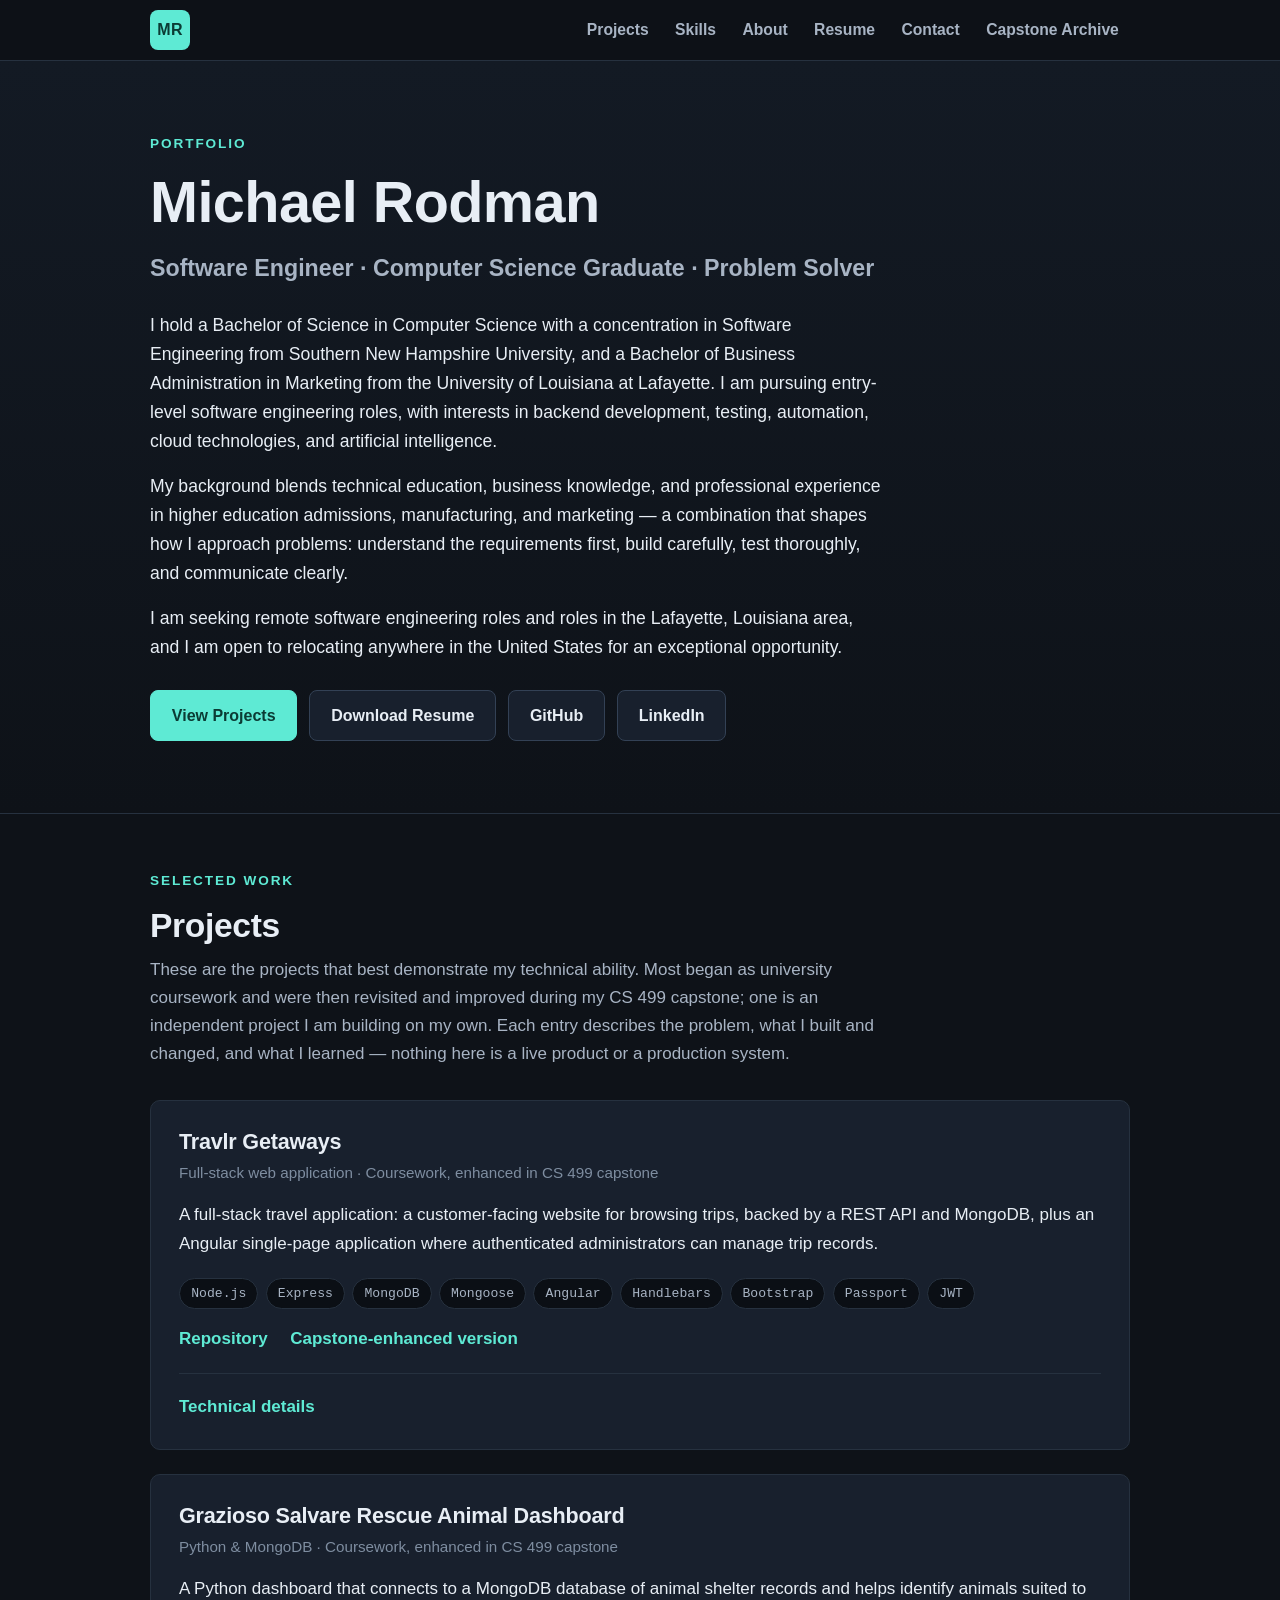
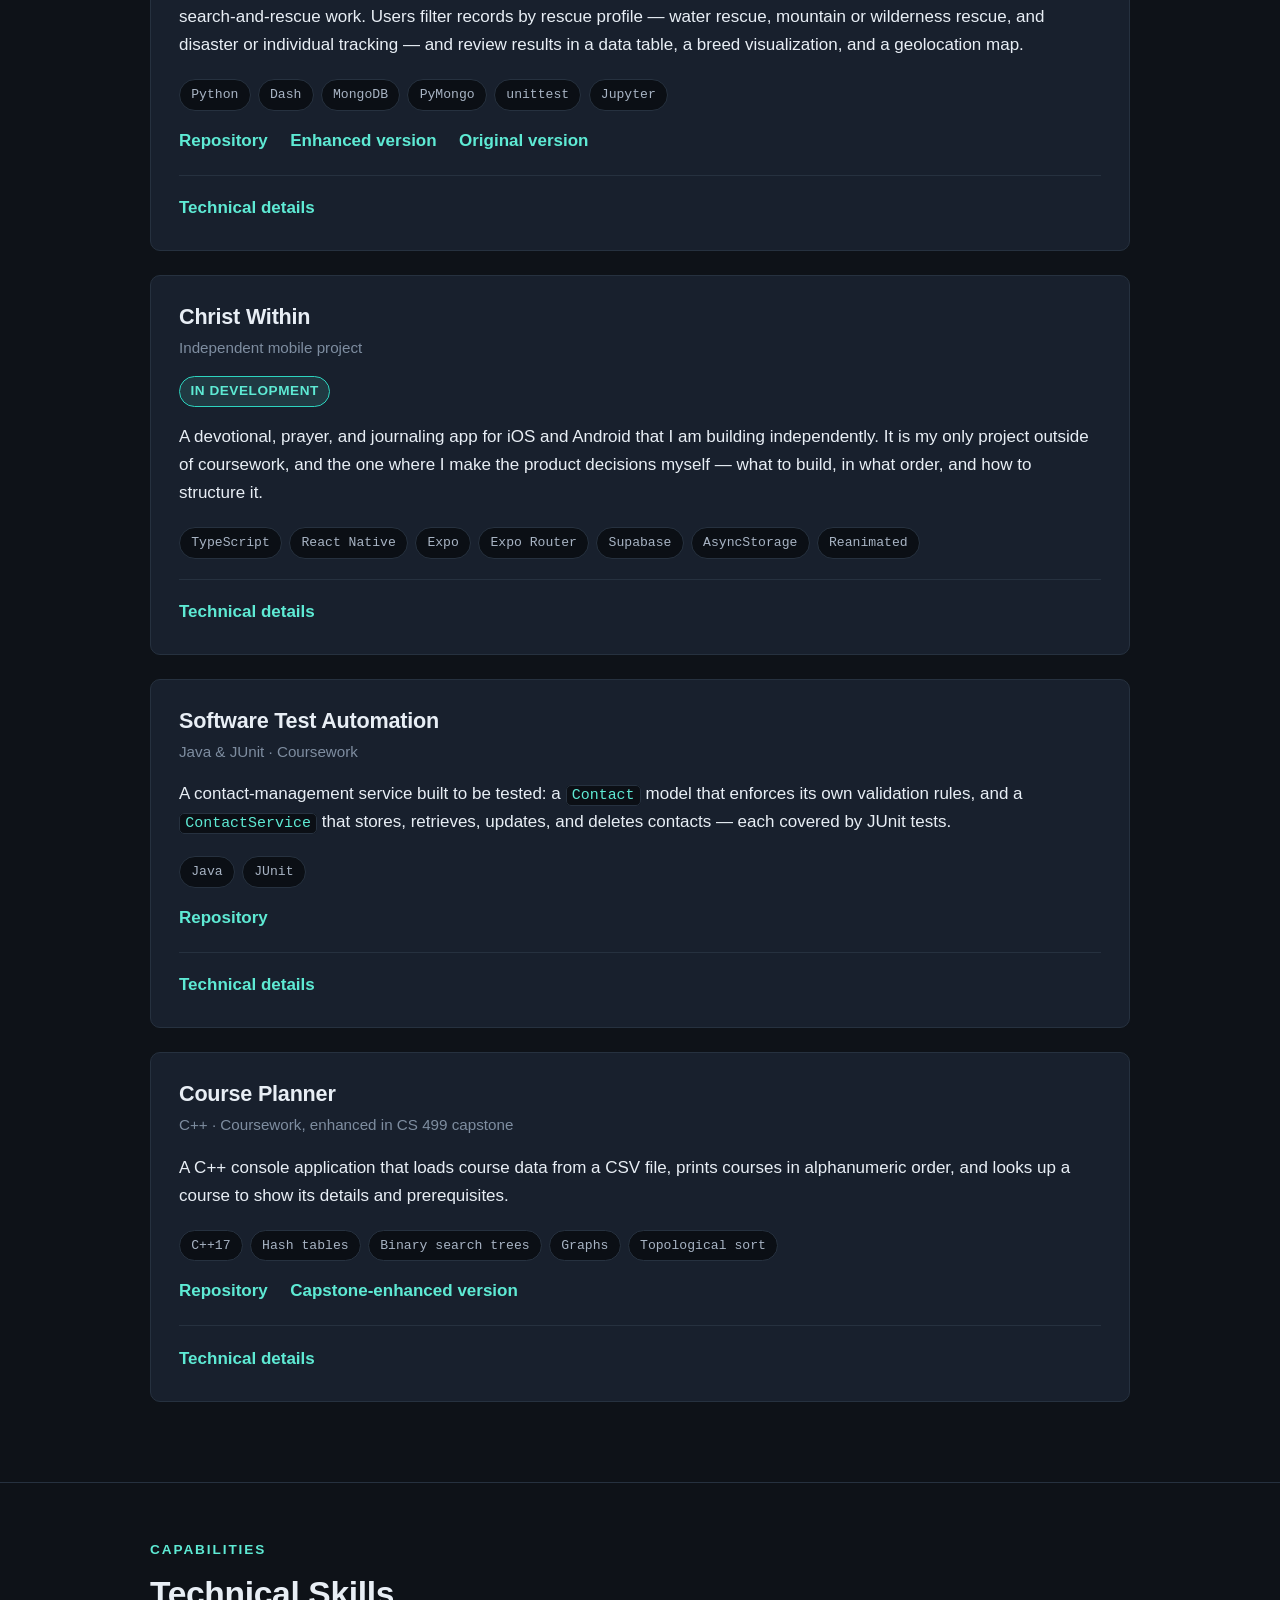
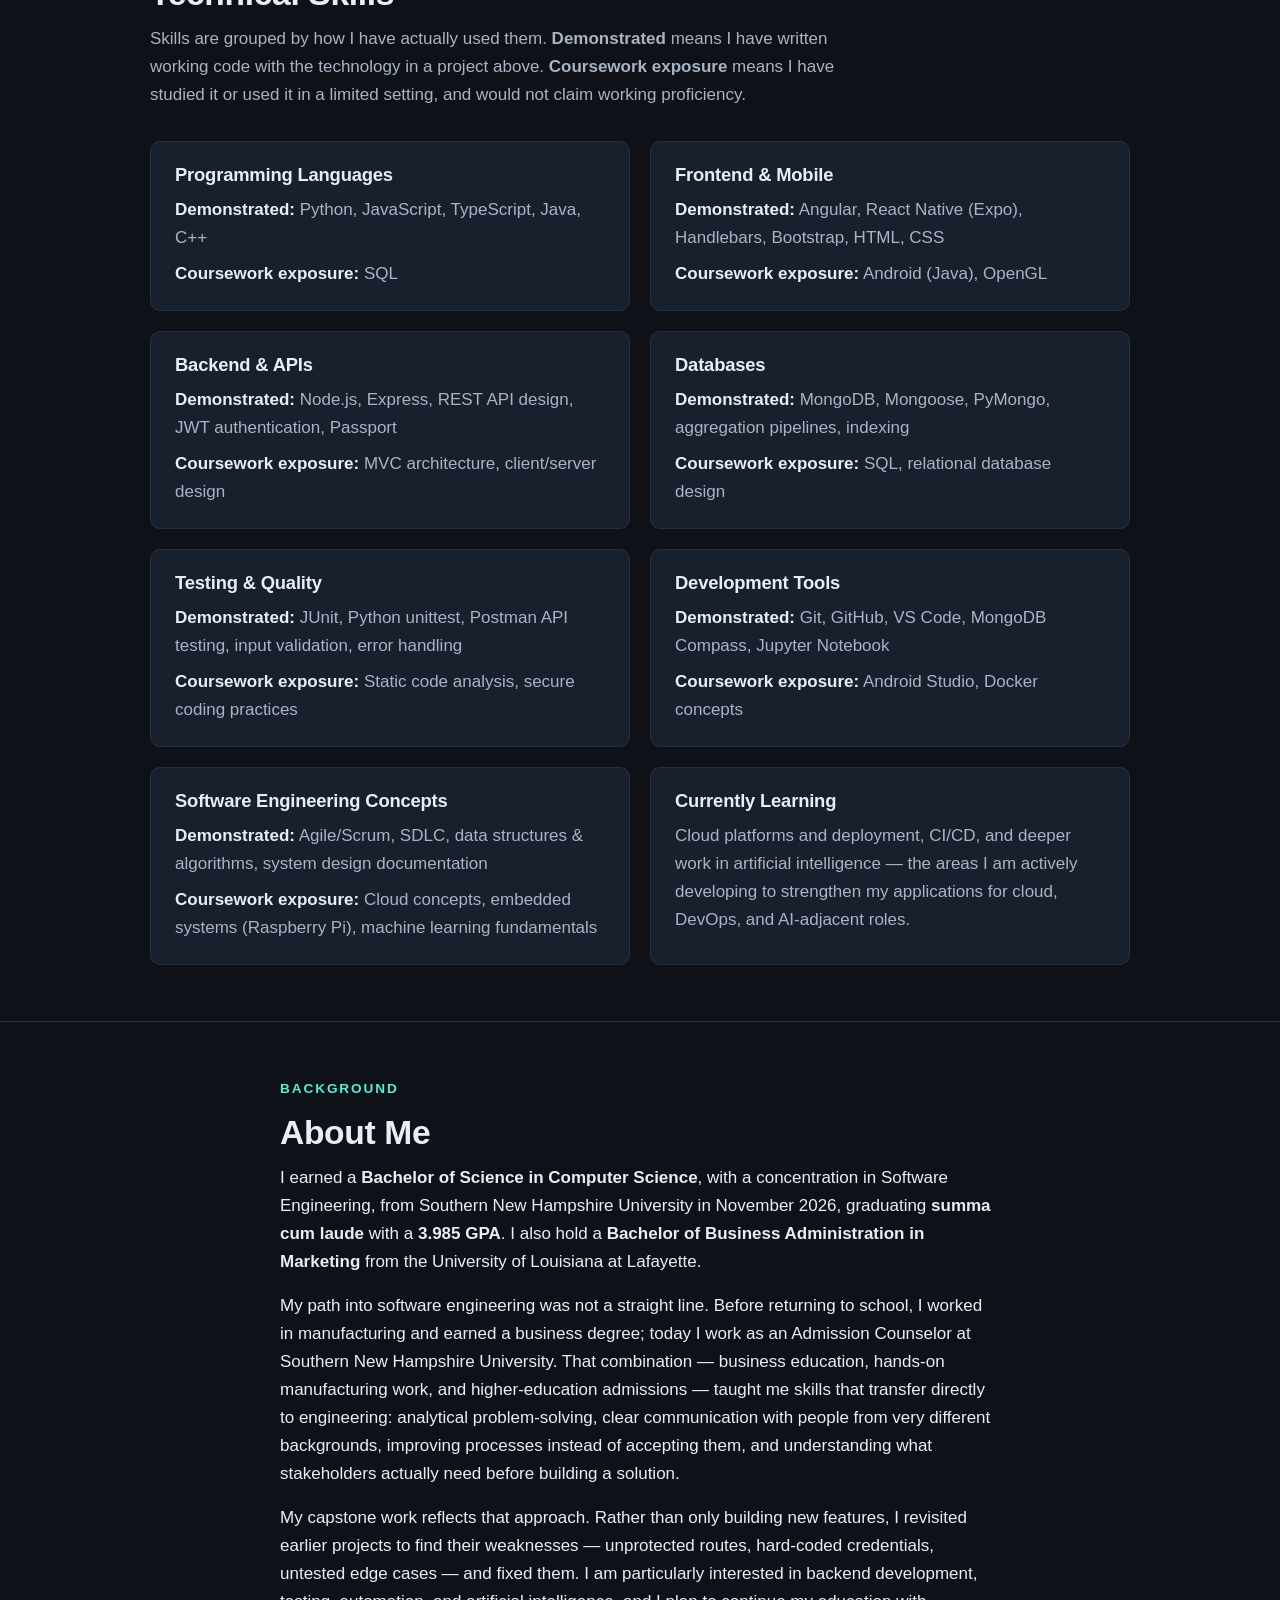
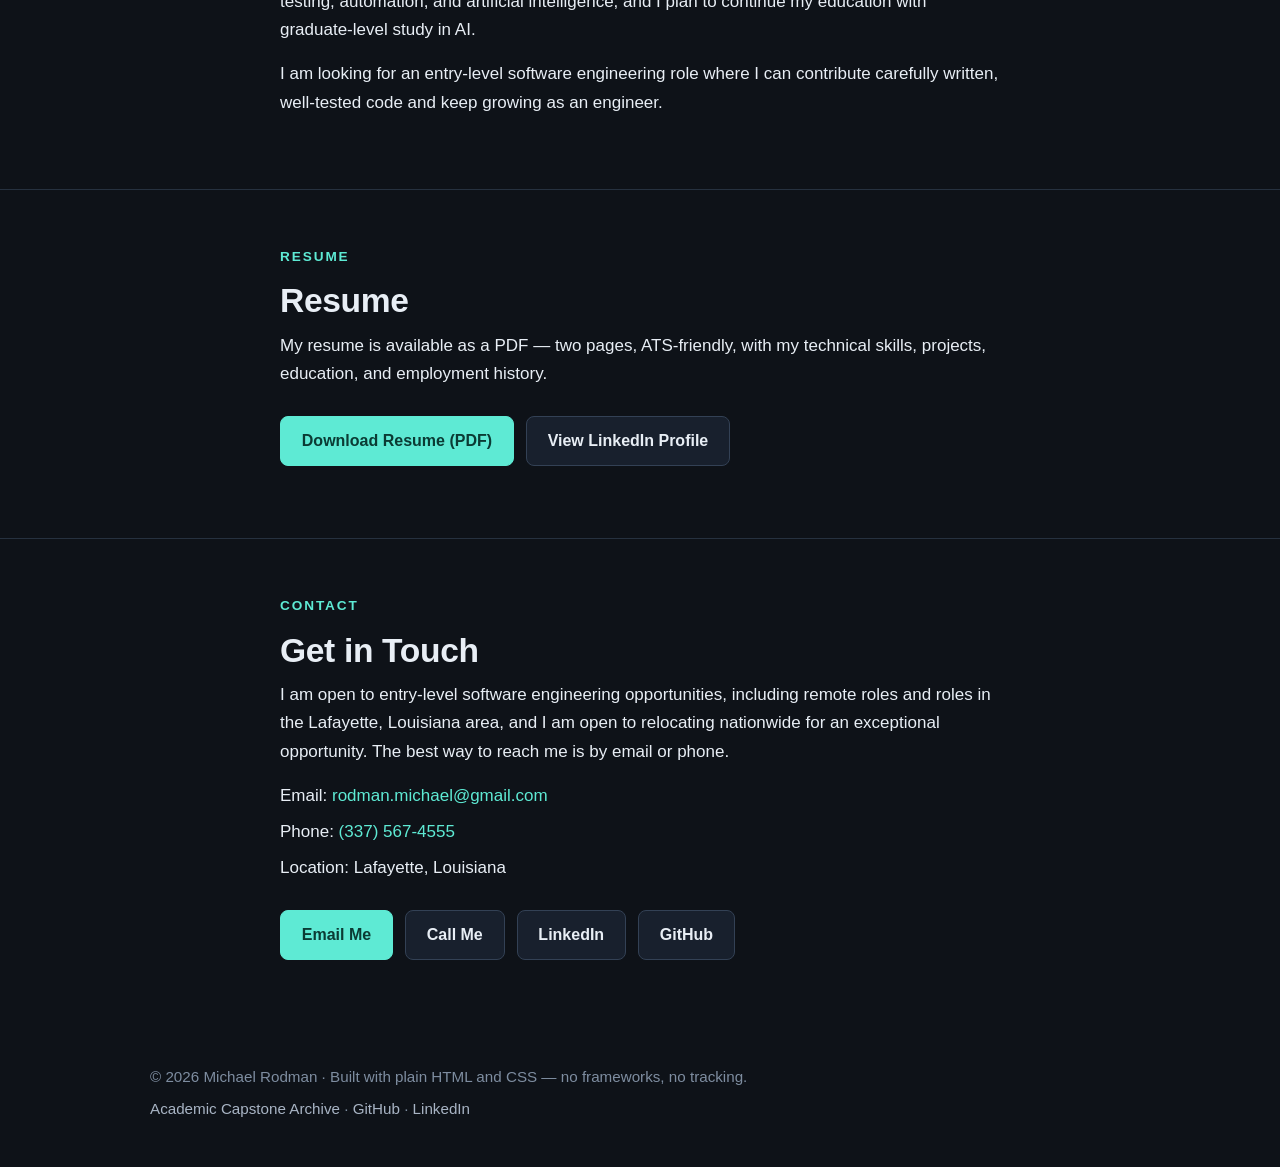
<file: index.html>
<!DOCTYPE html>
<html lang="en">
<head>
  <meta charset="utf-8">
  <meta name="viewport" content="width=device-width, initial-scale=1">
  <title>Michael Rodman — Software Engineer | Computer Science Graduate</title>
  <meta name="description" content="Michael Rodman is a computer science graduate (B.S., Software Engineering, SNHU, summa cum laude) pursuing entry-level software engineering roles. View projects in full-stack development, databases, mobile apps, and test automation.">
  <meta name="author" content="Michael Rodman">
  <link rel="canonical" href="https://michaelrodman.github.io/">
  <meta property="og:type" content="website">
  <meta property="og:title" content="Michael Rodman — Software Engineer | Computer Science Graduate">
  <meta property="og:description" content="Computer science graduate pursuing software engineering roles. Projects in full-stack development, databases, mobile apps, and test automation.">
  <meta property="og:url" content="https://michaelrodman.github.io/">
  <meta name="theme-color" content="#0e1218">
  <link rel="stylesheet" href="styles.css">
  <script type="application/ld+json">
  {
    "@context": "https://schema.org",
    "@type": "Person",
    "name": "Michael Rodman",
    "jobTitle": "Computer Science Graduate",
    "description": "Computer science graduate pursuing entry-level software engineering roles, with interests in backend development, testing, automation, cloud technologies, and artificial intelligence.",
    "alumniOf": [
      {"@type": "CollegeOrUniversity", "name": "Southern New Hampshire University"},
      {"@type": "CollegeOrUniversity", "name": "University of Louisiana at Lafayette"}
    ],
    "url": "https://michaelrodman.github.io/",
    "email": "rodman.michael@gmail.com",
    "telephone": "+1-337-567-4555",
    "address": {
      "@type": "PostalAddress",
      "addressLocality": "Lafayette",
      "addressRegion": "LA"
    },
    "sameAs": [
      "https://github.com/MichaelRodman",
      "https://www.linkedin.com/in/michael-rodman1/"
    ]
  }
  </script>
</head>
<body>
  <a class="skip-link" href="#main">Skip to main content</a>

  <header class="site-header">
    <div class="container header-inner">
      <a class="brand" href="#top" aria-label="Michael Rodman — back to top">MR</a>
      <nav class="site-nav" aria-label="Primary">
        <button class="nav-toggle" type="button" aria-expanded="false" aria-controls="nav-list">
          <span class="nav-toggle-label">Menu</span>
        </button>
        <ul id="nav-list" class="nav-list">
          <li><a href="#projects">Projects</a></li>
          <li><a href="#skills">Skills</a></li>
          <li><a href="#about">About</a></li>
          <li><a href="#resume">Resume</a></li>
          <li><a href="#contact">Contact</a></li>
          <li><a href="capstone.html">Capstone Archive</a></li>
        </ul>
      </nav>
    </div>
  </header>

  <main id="main">
    <!-- Hero -->
    <section class="hero" id="top" aria-labelledby="page-title">
      <div class="container">
        <p class="eyebrow">Portfolio</p>
        <h1 id="page-title">Michael Rodman</h1>
        <p class="tagline">Software Engineer <span aria-hidden="true">·</span> Computer Science Graduate <span aria-hidden="true">·</span> Problem Solver</p>
        <p class="lede">
          I hold a Bachelor of Science in Computer Science with a concentration in Software Engineering
          from Southern New Hampshire University, and a Bachelor of Business Administration in Marketing
          from the University of Louisiana at Lafayette. I am pursuing entry-level software engineering
          roles, with interests in backend development, testing, automation, cloud technologies, and
          artificial intelligence.
        </p>
        <p class="lede">
          My background blends technical education, business knowledge, and professional experience in
          higher education admissions, manufacturing, and marketing — a combination that shapes how I
          approach problems: understand the requirements first, build carefully, test thoroughly, and
          communicate clearly.
        </p>
        <p class="lede">
          I am seeking remote software engineering roles and roles in the Lafayette, Louisiana area,
          and I am open to relocating anywhere in the United States for an exceptional opportunity.
        </p>
        <p class="hero-actions">
          <a class="btn btn-primary" href="#projects">View Projects</a>
          <a class="btn" href="Michael_Rodman_Software_Engineer_Resume.pdf" download>Download Resume</a>
          <a class="btn" href="https://github.com/MichaelRodman" rel="noopener">GitHub</a>
          <a class="btn" href="https://www.linkedin.com/in/michael-rodman1/" rel="noopener">LinkedIn</a>
        </p>
      </div>
    </section>

    <!-- Projects -->
    <section class="section" id="projects" aria-labelledby="projects-heading">
      <div class="container">
        <p class="eyebrow">Selected Work</p>
        <h2 id="projects-heading">Projects</h2>
        <p class="section-intro">
          These are the projects that best demonstrate my technical ability. Most began as university
          coursework and were then revisited and improved during my CS 499 capstone; one is an
          independent project I am building on my own. Each entry describes the problem, what I built
          and changed, and what I learned — nothing here is a live product or a production system.
        </p>

        <article class="project-card">
          <div class="project-head">
            <h3>Travlr Getaways</h3>
            <p class="project-type">Full-stack web application · Coursework, enhanced in CS 499 capstone</p>
          </div>
          <p>
            A full-stack travel application: a customer-facing website for browsing trips, backed by a
            REST API and MongoDB, plus an Angular single-page application where authenticated
            administrators can manage trip records.
          </p>
          <ul class="tech-list" aria-label="Technologies used">
            <li>Node.js</li><li>Express</li><li>MongoDB</li><li>Mongoose</li><li>Angular</li><li>Handlebars</li><li>Bootstrap</li><li>Passport</li><li>JWT</li>
          </ul>
          <p class="project-links">
            <a href="https://github.com/MichaelRodman/cs465-fullstack" rel="noopener">Repository</a>
            <a href="https://github.com/MichaelRodman/cs465-fullstack/tree/cs499-enhancement1" rel="noopener">Capstone-enhanced version</a>
          </p>
          <details class="project-details">
            <summary>Technical details</summary>
<h4>The problem</h4>
          <p>
            The application started as a static website and grew into a full-stack system in stages —
            server-rendered pages, then a database layer, then an API, then an admin interface, then
            authentication. Each stage had to integrate with the previous ones without breaking what
            already worked.
          </p>
          <h4>What I built and improved</h4>
          <ul>
            <li>Built the Express application using an MVC structure, with routes, controllers, and reusable Handlebars views and partials.</li>
            <li>Designed the MongoDB data layer with Mongoose, including a trip schema with indexed <code>code</code> and <code>name</code> fields and a seed script that restores the original trip data.</li>
            <li>Built a REST API for trip data (create, read, update, delete) and connected both the customer website and the Angular admin application to it.</li>
            <li>Added authentication: user registration and login endpoints, passwords stored as salted hashes, and JSON Web Tokens. Write endpoints require a valid token; public read requests do not.</li>
            <li>During the CS 499 capstone, added Angular route protection for admin pages, reusable server-side validation for trip data, improved API error handling, and corrected HTTP responses.</li>
            <li>Expanded automated testing to cover validation, authentication input handling, and controller-level behavior — 10 tests, all passing at the end of the capstone.</li>
          </ul>
          <h4>Engineering takeaway</h4>
          <p>
            The most useful lesson was that hiding buttons in the interface is not security: the API
            itself has to enforce authorization. Testing with Postman confirmed that missing or invalid
            tokens return <code>401 Unauthorized</code> while public reads still work.
          </p>
          </details>
        </article>

        <article class="project-card">
          <div class="project-head">
            <h3>Grazioso Salvare Rescue Animal Dashboard</h3>
            <p class="project-type">Python &amp; MongoDB · Coursework, enhanced in CS 499 capstone</p>
          </div>
          <p>
            A Python dashboard that connects to a MongoDB database of animal shelter records and helps
            identify animals suited to search-and-rescue work. Users filter records by rescue profile —
            water rescue, mountain or wilderness rescue, and disaster or individual tracking — and review
            results in a data table, a breed visualization, and a geolocation map.
          </p>
          <ul class="tech-list" aria-label="Technologies used">
            <li>Python</li><li>Dash</li><li>MongoDB</li><li>PyMongo</li><li>unittest</li><li>Jupyter</li>
          </ul>
          <p class="project-links">
            <a href="https://github.com/MichaelRodman/CS499-Grazioso-Salvare" rel="noopener">Repository</a>
            <a href="https://github.com/MichaelRodman/CS499-Grazioso-Salvare/tree/main/enhanced" rel="noopener">Enhanced version</a>
            <a href="https://github.com/MichaelRodman/CS499-Grazioso-Salvare/tree/main/original" rel="noopener">Original version</a>
          </p>
          <details class="project-details">
            <summary>Technical details</summary>
<h4>The problem</h4>
          <p>
            The original dashboard worked, but its database layer had real weaknesses: credentials were
            hard-coded in the source, breed summaries were computed in the application instead of the
            database, and there was no protection against invalid or overly broad database operations.
          </p>
          <h4>What I built and improved</h4>
          <ul>
            <li>Built the reusable Python CRUD module and the Dash dashboard that retrieves, filters, and visualizes shelter records.</li>
            <li>During the CS 499 capstone, replaced hard-coded credentials with environment-based configuration and added ignore rules so local credential files are never committed.</li>
            <li>Added a compound MongoDB index on the fields most often used together in rescue queries (animal type, breed, sex, and age).</li>
            <li>Moved breed-summary processing into the database with an aggregation pipeline (<code>$match</code>, <code>$group</code>, <code>$sort</code>, <code>$limit</code>), instead of summarizing in Pandas after retrieval.</li>
            <li>Added input validation, blocked unrestricted update and delete operations caused by empty queries, and improved error handling so the application does not expose unnecessary database information.</li>
            <li>Wrote a 12-test automated suite using Python <code>unittest</code> with mocked MongoDB objects, covering the enhancements and existing CRUD operations — all 12 tests passed.</li>
          </ul>
          <h4>Engineering takeaway</h4>
          <p>
            Small implementation decisions carry outsized risk: a hard-coded credential or an unguarded
            delete is easy to write and expensive to miss. The work also showed how much database design
            matters — the right index and the right place to run a summary change both performance and
            reliability.
          </p>
          </details>
        </article>

        <article class="project-card">
          <div class="project-head">
            <h3>Christ Within</h3>
            <p class="project-type">Independent mobile project</p>
            <p class="status-badge">In development</p>
          </div>
          <p>
            A devotional, prayer, and journaling app for iOS and Android that I am building independently.
            It is my only project outside of coursework, and the one where I make the product decisions
            myself — what to build, in what order, and how to structure it.
          </p>
          <ul class="tech-list" aria-label="Technologies used">
            <li>TypeScript</li><li>React Native</li><li>Expo</li><li>Expo Router</li><li>Supabase</li><li>AsyncStorage</li><li>Reanimated</li>
          </ul>
          <details class="project-details">
            <summary>Technical details</summary>
<h4>What I am building</h4>
          <ul>
            <li>Daily devotionals and a verse of the day on a home feed.</li>
            <li>Guided prayer with a habit and streak tracker.</li>
            <li>A journal with autosave, date navigation, and mood check-ins.</li>
            <li>Bible lookup, highlights, and favorites, plus settings for theme and font size.</li>
          </ul>
          <h4>Technical approach</h4>
          <p>
            The app uses file-based routing with Expo Router, Supabase for authentication and data,
            AsyncStorage for local caching, and Reanimated for interface motion. I am following a
            structured six-week roadmap toward a releasable MVP, including multi-device testing and
            store-listing preparation. The repository is private, so there is no public code link for
            this project.
          </p>
          </details>
        </article>

        <article class="project-card">
          <div class="project-head">
            <h3>Software Test Automation</h3>
            <p class="project-type">Java &amp; JUnit · Coursework</p>
          </div>
          <p>
            A contact-management service built to be tested: a <code>Contact</code> model that enforces
            its own validation rules, and a <code>ContactService</code> that stores, retrieves, updates,
            and deletes contacts — each covered by JUnit tests.
          </p>
          <ul class="tech-list" aria-label="Technologies used">
            <li>Java</li><li>JUnit</li>
          </ul>
          <p class="project-links">
            <a href="https://github.com/MichaelRodman/CS-320-Software-Test-Automation" rel="noopener">Repository</a>
          </p>
          <details class="project-details">
            <summary>Technical details</summary>
<h4>What I built</h4>
          <ul>
            <li>Validation rules in the model for field lengths, required values, and unique contact IDs, with invalid input rejected by exceptions rather than silently accepted.</li>
            <li>Service operations for adding contacts, rejecting duplicate IDs, deleting contacts, and updating fields.</li>
            <li>JUnit tests that verify the rules and the service behavior, including edge cases such as duplicate IDs and invalid updates.</li>
          </ul>
          <h4>Engineering takeaway</h4>
          <p>
            The project reinforced that testable design and good design are the same thing: keeping the
            data model separate from the service logic made each part easier to understand and each test
            easier to write. It is the most direct evidence in my portfolio for QA and test-automation
            roles.
          </p>
          </details>
        </article>

        <article class="project-card">
          <div class="project-head">
            <h3>Course Planner</h3>
            <p class="project-type">C++ · Coursework, enhanced in CS 499 capstone</p>
          </div>
          <p>
            A C++ console application that loads course data from a CSV file, prints courses in
            alphanumeric order, and looks up a course to show its details and prerequisites.
          </p>
          <ul class="tech-list" aria-label="Technologies used">
            <li>C++17</li><li>Hash tables</li><li>Binary search trees</li><li>Graphs</li><li>Topological sort</li>
          </ul>
          <p class="project-links">
            <a href="https://github.com/MichaelRodman/CS300_ProjectTwo" rel="noopener">Repository</a>
            <a href="https://github.com/MichaelRodman/CS300_ProjectTwo/tree/cs499-enhancement2" rel="noopener">Capstone-enhanced version</a>
          </p>
          <details class="project-details">
            <summary>Technical details</summary>
<h4>What I built and improved</h4>
          <ul>
            <li>Original: a hash table for fast course lookup and a binary search tree for sorted traversal, with CSV parsing, file I/O, and a menu-driven interface.</li>
            <li>Capstone enhancement: added a <code>PrerequisiteGraph</code> class that models prerequisite relationships as a directed graph (adjacency list with indegree tracking) and uses Kahn's topological sorting algorithm — O(V + E) — to produce a valid order for completing courses.</li>
            <li>Added cycle detection for circular dependencies and validation that reports references to courses missing from the dataset, each handled separately.</li>
            <li>Verified the enhancement with manual tests covering normal ordering, circular dependencies, and missing prerequisites — all produced the expected results.</li>
          </ul>
          <h4>Engineering takeaway</h4>
          <p>
            Choosing the right data structure changed what the application could do: a hash table and a
            tree could store and display courses, but only a graph could reason about the relationships
            between them.
          </p>
          <figure class="screenshots">
            <img src="https://raw.githubusercontent.com/MichaelRodman/CS300_ProjectTwo/main/docs/demo-load.jpg" alt="Terminal output showing the Course Planner loading course data from a CSV file" loading="lazy" width="640" height="360">
            <figcaption>Loading course data from CSV</figcaption>
          </figure>
          <figure class="screenshots">
            <img src="https://raw.githubusercontent.com/MichaelRodman/CS300_ProjectTwo/main/docs/demo-sorted.jpg" alt="Terminal output showing courses printed in alphanumeric order" loading="lazy" width="640" height="360">
            <figcaption>Courses printed in alphanumeric order</figcaption>
          </figure>
          </details>
        </article>
      </div>
    </section>

    <!-- Skills -->
    <section class="section" id="skills" aria-labelledby="skills-heading">
      <div class="container">
        <p class="eyebrow">Capabilities</p>
        <h2 id="skills-heading">Technical Skills</h2>
        <p class="section-intro">
          Skills are grouped by how I have actually used them. <strong>Demonstrated</strong> means I
          have written working code with the technology in a project above. <strong>Coursework
          exposure</strong> means I have studied it or used it in a limited setting, and would not
          claim working proficiency.
        </p>

        <div class="skills-grid">
          <div class="skill-group">
            <h3>Programming Languages</h3>
            <p><span class="skill-level">Demonstrated:</span> Python, JavaScript, TypeScript, Java, C++</p>
            <p><span class="skill-level">Coursework exposure:</span> SQL</p>
          </div>
          <div class="skill-group">
            <h3>Frontend &amp; Mobile</h3>
            <p><span class="skill-level">Demonstrated:</span> Angular, React Native (Expo), Handlebars, Bootstrap, HTML, CSS</p>
            <p><span class="skill-level">Coursework exposure:</span> Android (Java), OpenGL</p>
          </div>
          <div class="skill-group">
            <h3>Backend &amp; APIs</h3>
            <p><span class="skill-level">Demonstrated:</span> Node.js, Express, REST API design, JWT authentication, Passport</p>
            <p><span class="skill-level">Coursework exposure:</span> MVC architecture, client/server design</p>
          </div>
          <div class="skill-group">
            <h3>Databases</h3>
            <p><span class="skill-level">Demonstrated:</span> MongoDB, Mongoose, PyMongo, aggregation pipelines, indexing</p>
            <p><span class="skill-level">Coursework exposure:</span> SQL, relational database design</p>
          </div>
          <div class="skill-group">
            <h3>Testing &amp; Quality</h3>
            <p><span class="skill-level">Demonstrated:</span> JUnit, Python unittest, Postman API testing, input validation, error handling</p>
            <p><span class="skill-level">Coursework exposure:</span> Static code analysis, secure coding practices</p>
          </div>
          <div class="skill-group">
            <h3>Development Tools</h3>
            <p><span class="skill-level">Demonstrated:</span> Git, GitHub, VS Code, MongoDB Compass, Jupyter Notebook</p>
            <p><span class="skill-level">Coursework exposure:</span> Android Studio, Docker concepts</p>
          </div>
          <div class="skill-group">
            <h3>Software Engineering Concepts</h3>
            <p><span class="skill-level">Demonstrated:</span> Agile/Scrum, SDLC, data structures &amp; algorithms, system design documentation</p>
            <p><span class="skill-level">Coursework exposure:</span> Cloud concepts, embedded systems (Raspberry Pi), machine learning fundamentals</p>
          </div>
          <div class="skill-group">
            <h3>Currently Learning</h3>
            <p>Cloud platforms and deployment, CI/CD, and deeper work in artificial intelligence — the areas I am actively developing to strengthen my applications for cloud, DevOps, and AI-adjacent roles.</p>
          </div>
        </div>
      </div>
    </section>

    <!-- About -->
    <section class="section" id="about" aria-labelledby="about-heading">
      <div class="container narrow">
        <p class="eyebrow">Background</p>
        <h2 id="about-heading">About Me</h2>
        <p>
          I earned a <strong>Bachelor of Science in Computer Science</strong>, with a concentration in
          Software Engineering, from Southern New Hampshire University in November 2026, graduating
          <strong>summa cum laude</strong> with a <strong>3.985 GPA</strong>. I also hold a
          <strong>Bachelor of Business Administration in Marketing</strong> from the University of
          Louisiana at Lafayette.
        </p>
        <p>
          My path into software engineering was not a straight line. Before returning to school, I
          worked in manufacturing and earned a business degree; today I work as an Admission Counselor
          at Southern New Hampshire University. That combination — business education, hands-on
          manufacturing work, and higher-education admissions — taught me skills that transfer directly
          to engineering: analytical problem-solving, clear communication with people from very
          different backgrounds, improving processes instead of accepting them, and understanding what
          stakeholders actually need before building a solution.
        </p>
        <p>
          My capstone work reflects that approach. Rather than only building new features, I revisited
          earlier projects to find their weaknesses — unprotected routes, hard-coded credentials,
          untested edge cases — and fixed them. I am particularly interested in backend development,
          testing, automation, and artificial intelligence, and I plan to continue my education with
          graduate-level study in AI.
        </p>
        <p>
          I am looking for an entry-level software engineering role where I can contribute carefully
          written, well-tested code and keep growing as an engineer.
        </p>
      </div>
    </section>

    <!-- Resume -->
    <section class="section" id="resume" aria-labelledby="resume-heading">
      <div class="container narrow">
        <p class="eyebrow">Resume</p>
        <h2 id="resume-heading">Resume</h2>
        <p>
          My resume is available as a PDF — two pages, ATS-friendly, with my technical skills,
          projects, education, and employment history.
        </p>
        <p class="hero-actions">
          <a class="btn btn-primary" href="Michael_Rodman_Software_Engineer_Resume.pdf" download>Download Resume (PDF)</a>
          <a class="btn" href="https://www.linkedin.com/in/michael-rodman1/" rel="noopener">View LinkedIn Profile</a>
        </p>
      </div>
    </section>

    <!-- Contact -->
    <section class="section" id="contact" aria-labelledby="contact-heading">
      <div class="container narrow">
        <p class="eyebrow">Contact</p>
        <h2 id="contact-heading">Get in Touch</h2>
        <p>
          I am open to entry-level software engineering opportunities, including remote roles and roles
          in the Lafayette, Louisiana area, and I am open to relocating nationwide for an exceptional opportunity. The best way to reach me is by email or phone.
        </p>
        <ul class="contact-list">
          <li>Email: <a href="mailto:rodman.michael@gmail.com">rodman.michael@gmail.com</a></li>
          <li>Phone: <a href="tel:+13375674555">(337) 567-4555</a></li>
          <li>Location: Lafayette, Louisiana</li>
        </ul>
        <p class="hero-actions">
          <a class="btn btn-primary" href="mailto:rodman.michael@gmail.com">Email Me</a>
          <a class="btn" href="tel:+13375674555">Call Me</a>
          <a class="btn" href="https://www.linkedin.com/in/michael-rodman1/" rel="noopener">LinkedIn</a>
          <a class="btn" href="https://github.com/MichaelRodman" rel="noopener">GitHub</a>
        </p>
      </div>
    </section>
  </main>

  <footer class="site-footer">
    <div class="container">
      <p>© <span id="year">2026</span> Michael Rodman · Built with plain HTML and CSS — no frameworks, no tracking.</p>
      <p><a href="capstone.html">Academic Capstone Archive</a> · <a href="https://github.com/MichaelRodman" rel="noopener">GitHub</a> · <a href="https://www.linkedin.com/in/michael-rodman1/" rel="noopener">LinkedIn</a></p>
    </div>
  </footer>

  <script src="script.js"></script>
</body>
</html>
</file>
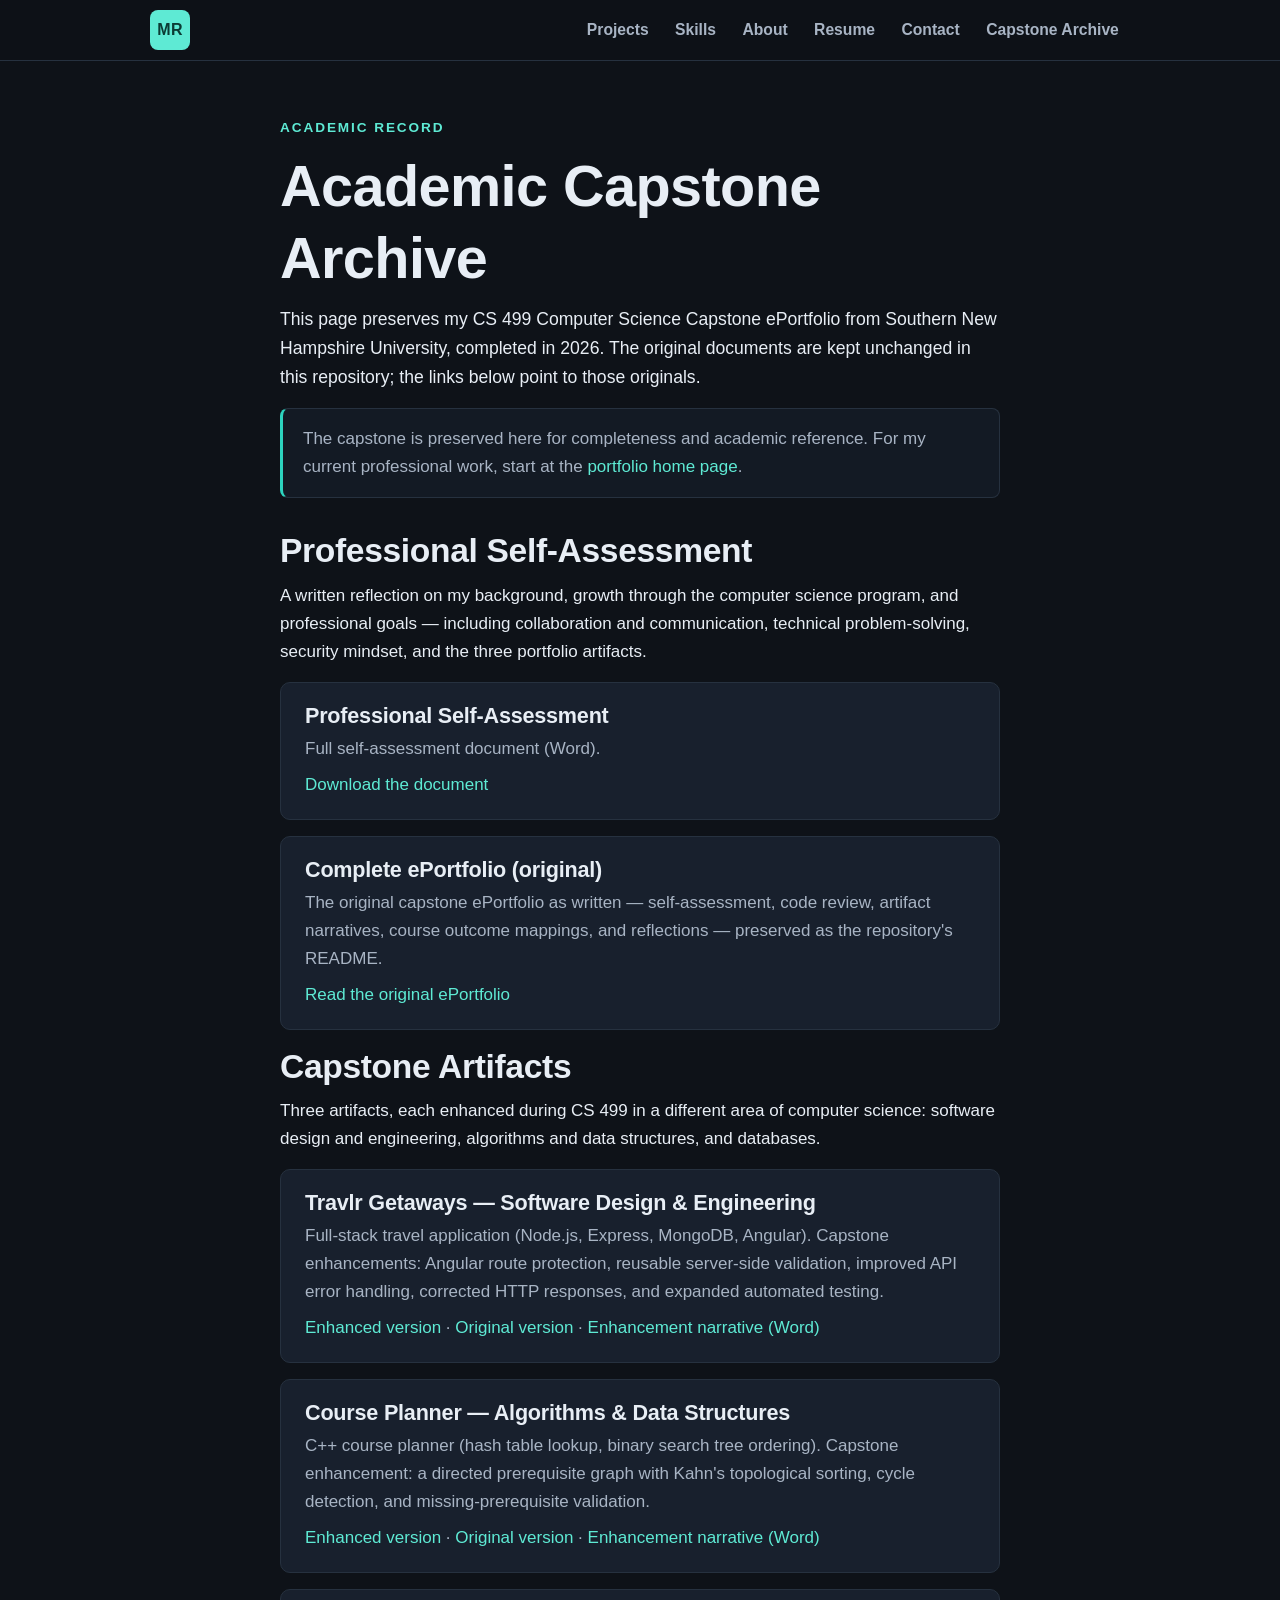
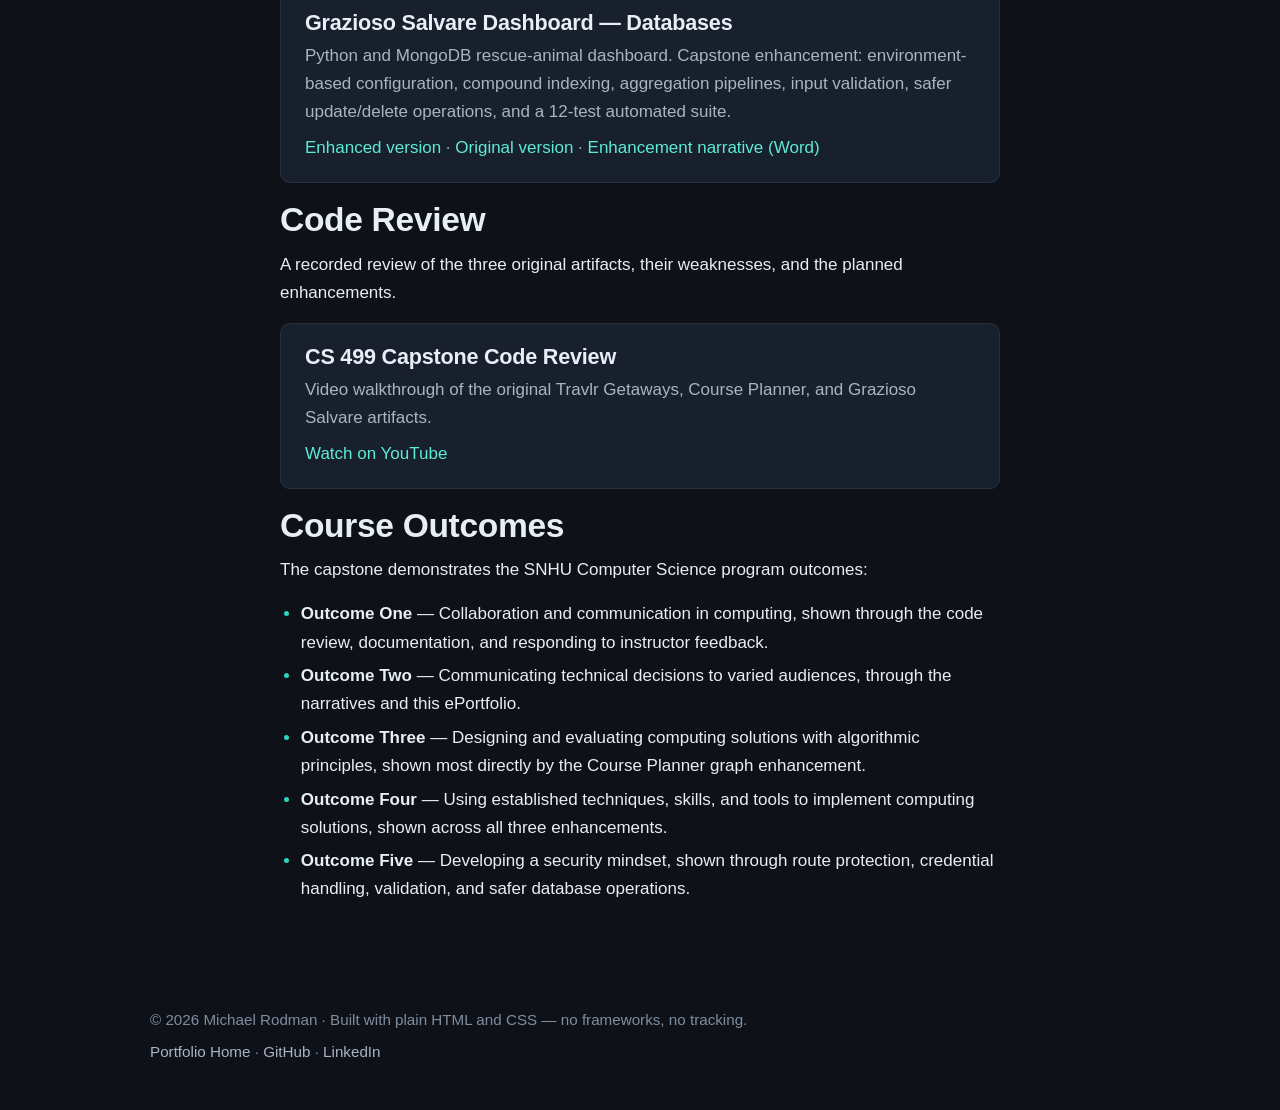
<file: capstone.html>
<!DOCTYPE html>
<html lang="en">
<head>
  <meta charset="utf-8">
  <meta name="viewport" content="width=device-width, initial-scale=1">
  <title>Academic Capstone Archive — Michael Rodman</title>
  <meta name="description" content="Preserved CS 499 Computer Science Capstone ePortfolio materials for Michael Rodman: professional self-assessment, capstone narratives, original and enhanced artifacts, and course outcomes.">
  <meta name="author" content="Michael Rodman">
  <link rel="canonical" href="https://michaelrodman.github.io/capstone.html">
  <meta property="og:type" content="website">
  <meta property="og:title" content="Academic Capstone Archive — Michael Rodman">
  <meta property="og:description" content="Preserved CS 499 capstone ePortfolio materials: self-assessment, narratives, original and enhanced artifacts.">
  <meta property="og:url" content="https://michaelrodman.github.io/capstone.html">
  <meta name="theme-color" content="#0e1218">
  <link rel="stylesheet" href="styles.css">
</head>
<body>
  <a class="skip-link" href="#main">Skip to main content</a>

  <header class="site-header">
    <div class="container header-inner">
      <a class="brand" href="index.html" aria-label="Michael Rodman — home">MR</a>
      <nav class="site-nav" aria-label="Primary">
        <button class="nav-toggle" type="button" aria-expanded="false" aria-controls="nav-list">
          <span class="nav-toggle-label">Menu</span>
        </button>
        <ul id="nav-list" class="nav-list">
          <li><a href="index.html#projects">Projects</a></li>
          <li><a href="index.html#skills">Skills</a></li>
          <li><a href="index.html#about">About</a></li>
          <li><a href="index.html#resume">Resume</a></li>
          <li><a href="index.html#contact">Contact</a></li>
          <li><a href="capstone.html" aria-current="page">Capstone Archive</a></li>
        </ul>
      </nav>
    </div>
  </header>

  <main id="main">
    <section class="section" aria-labelledby="page-title">
      <div class="container narrow">
        <p class="eyebrow">Academic Record</p>
        <h1 id="page-title">Academic Capstone Archive</h1>
        <p class="lede">
          This page preserves my CS 499 Computer Science Capstone ePortfolio from Southern New
          Hampshire University, completed in 2026. The original documents are kept unchanged in this
          repository; the links below point to those originals.
        </p>
        <div class="note-box">
          <p>
            The capstone is preserved here for completeness and academic reference. For my current
            professional work, start at the <a href="index.html">portfolio home page</a>.
          </p>
        </div>

        <h2>Professional Self-Assessment</h2>
        <p>
          A written reflection on my background, growth through the computer science program, and
          professional goals — including collaboration and communication, technical problem-solving,
          security mindset, and the three portfolio artifacts.
        </p>
        <ul class="archive-list">
          <li>
            <h3>Professional Self-Assessment</h3>
            <p>Full self-assessment document (Word).</p>
            <p><a href="CS499_Professional_Self_Assessment_Michael_Rodman.docx">Download the document</a></p>
          </li>
          <li>
            <h3>Complete ePortfolio (original)</h3>
            <p>
              The original capstone ePortfolio as written — self-assessment, code review, artifact
              narratives, course outcome mappings, and reflections — preserved as the repository's
              README.
            </p>
            <p><a href="README.md">Read the original ePortfolio</a></p>
          </li>
        </ul>

        <h2>Capstone Artifacts</h2>
        <p>
          Three artifacts, each enhanced during CS 499 in a different area of computer science:
          software design and engineering, algorithms and data structures, and databases.
        </p>
        <ul class="archive-list">
          <li>
            <h3>Travlr Getaways — Software Design &amp; Engineering</h3>
            <p>
              Full-stack travel application (Node.js, Express, MongoDB, Angular). Capstone
              enhancements: Angular route protection, reusable server-side validation, improved API
              error handling, corrected HTTP responses, and expanded automated testing.
            </p>
            <p>
              <a href="https://github.com/MichaelRodman/cs465-fullstack/tree/cs499-enhancement1" rel="noopener">Enhanced version</a>
              · <a href="https://github.com/MichaelRodman/cs465-fullstack/tree/0750610e6c7fb68c13c68283ccc33b6515ca5dfa" rel="noopener">Original version</a>
              · <a href="CS499_Module3_Milestone2_Michael_Rodman.docx">Enhancement narrative (Word)</a>
            </p>
          </li>
          <li>
            <h3>Course Planner — Algorithms &amp; Data Structures</h3>
            <p>
              C++ course planner (hash table lookup, binary search tree ordering). Capstone
              enhancement: a directed prerequisite graph with Kahn's topological sorting, cycle
              detection, and missing-prerequisite validation.
            </p>
            <p>
              <a href="https://github.com/MichaelRodman/CS300_ProjectTwo/tree/cs499-enhancement2" rel="noopener">Enhanced version</a>
              · <a href="https://github.com/MichaelRodman/CS300_ProjectTwo/tree/main" rel="noopener">Original version</a>
              · <a href="CS499_Module4_Milestone3_Michael_Rodman.docx">Enhancement narrative (Word)</a>
            </p>
          </li>
          <li>
            <h3>Grazioso Salvare Dashboard — Databases</h3>
            <p>
              Python and MongoDB rescue-animal dashboard. Capstone enhancement: environment-based
              configuration, compound indexing, aggregation pipelines, input validation, safer
              update/delete operations, and a 12-test automated suite.
            </p>
            <p>
              <a href="https://github.com/MichaelRodman/CS499-Grazioso-Salvare/tree/main/enhanced" rel="noopener">Enhanced version</a>
              · <a href="https://github.com/MichaelRodman/CS499-Grazioso-Salvare/tree/main/original" rel="noopener">Original version</a>
              · <a href="https://github.com/MichaelRodman/CS499-Grazioso-Salvare/blob/main/enhanced/CS499_Module5_Milestone4_Michael_Rodman.docx" rel="noopener">Enhancement narrative (Word)</a>
            </p>
          </li>
        </ul>

        <h2>Code Review</h2>
        <p>
          A recorded review of the three original artifacts, their weaknesses, and the planned
          enhancements.
        </p>
        <ul class="archive-list">
          <li>
            <h3>CS 499 Capstone Code Review</h3>
            <p>Video walkthrough of the original Travlr Getaways, Course Planner, and Grazioso Salvare artifacts.</p>
            <p><a href="https://youtu.be/uwn7ROVmib8" rel="noopener">Watch on YouTube</a></p>
          </li>
        </ul>

        <h2>Course Outcomes</h2>
        <p>The capstone demonstrates the SNHU Computer Science program outcomes:</p>
        <ul>
          <li><strong>Outcome One</strong> — Collaboration and communication in computing, shown through the code review, documentation, and responding to instructor feedback.</li>
          <li><strong>Outcome Two</strong> — Communicating technical decisions to varied audiences, through the narratives and this ePortfolio.</li>
          <li><strong>Outcome Three</strong> — Designing and evaluating computing solutions with algorithmic principles, shown most directly by the Course Planner graph enhancement.</li>
          <li><strong>Outcome Four</strong> — Using established techniques, skills, and tools to implement computing solutions, shown across all three enhancements.</li>
          <li><strong>Outcome Five</strong> — Developing a security mindset, shown through route protection, credential handling, validation, and safer database operations.</li>
        </ul>
      </div>
    </section>
  </main>

  <footer class="site-footer">
    <div class="container">
      <p>© <span id="year">2026</span> Michael Rodman · Built with plain HTML and CSS — no frameworks, no tracking.</p>
      <p><a href="index.html">Portfolio Home</a> · <a href="https://github.com/MichaelRodman" rel="noopener">GitHub</a> · <a href="https://www.linkedin.com/in/michael-rodman1/" rel="noopener">LinkedIn</a></p>
    </div>
  </footer>

  <script src="script.js"></script>
</body>
</html>
</file>
<file: styles.css>
/* Michael Rodman — portfolio styles
   Plain CSS, no frameworks. Dark theme, single teal accent.
   System font stack only — no external fonts or CDN dependencies. */

:root {
  --bg: #0e1218;
  --bg-soft: #131a24;
  --surface: #18202d;
  --surface-hover: #1d2839;
  --border: #26313f;
  --border-strong: #334155;
  --text: #e8eef5;
  --muted: #a8b4c4;
  --muted-2: #7e8da0;
  --accent: #5eead4;
  --accent-dim: #2dd4bf;
  --accent-ink: #0b3b34;
  --code-bg: #0b0f15;
  --radius: 10px;
  --max-width: 1020px;
  --font-sans: -apple-system, BlinkMacSystemFont, "Segoe UI", Roboto, "Helvetica Neue", Arial, sans-serif;
  --font-mono: ui-monospace, "SF Mono", "Cascadia Code", Menlo, Consolas, monospace;
}

*,
*::before,
*::after {
  box-sizing: border-box;
}

html {
  scroll-behavior: smooth;
}

body {
  margin: 0;
  background: var(--bg);
  color: var(--text);
  font-family: var(--font-sans);
  font-size: 1.0625rem;
  line-height: 1.65;
  -webkit-font-smoothing: antialiased;
}

h1, h2, h3, h4 {
  line-height: 1.25;
  margin: 0 0 0.6rem;
  font-weight: 700;
  letter-spacing: -0.01em;
}

h1 { font-size: clamp(2.4rem, 6vw, 3.6rem); }
h2 { font-size: clamp(1.7rem, 4vw, 2.1rem); margin-top: 0; }
h3 { font-size: 1.35rem; }
h4 { font-size: 1.05rem; margin: 1.1rem 0 0.35rem; color: var(--text); }

p { margin: 0 0 1rem; }

a {
  color: var(--accent);
  text-decoration: none;
}

a:hover,
a:focus-visible {
  text-decoration: underline;
  text-underline-offset: 3px;
}

a:focus-visible,
button:focus-visible {
  outline: 2px solid var(--accent);
  outline-offset: 3px;
  border-radius: 4px;
}

code {
  font-family: var(--font-mono);
  font-size: 0.88em;
  background: var(--code-bg);
  border: 1px solid var(--border);
  border-radius: 5px;
  padding: 0.1em 0.35em;
  color: var(--accent);
}

ul { margin: 0 0 1rem; padding-left: 1.3rem; }
li { margin-bottom: 0.35rem; }
li::marker { color: var(--accent-dim); }

img {
  max-width: 100%;
  height: auto;
  display: block;
}

.container {
  width: 100%;
  max-width: var(--max-width);
  margin: 0 auto;
  padding: 0 1.25rem;
}

.container.narrow { max-width: 760px; }

/* Skip link */
.skip-link {
  position: absolute;
  left: 1rem;
  top: -4rem;
  z-index: 100;
  background: var(--accent);
  color: var(--accent-ink);
  font-weight: 700;
  padding: 0.6rem 1rem;
  border-radius: 0 0 8px 8px;
  transition: top 0.15s ease;
}
.skip-link:focus { top: 0; text-decoration: none; }

/* Header / nav */
.site-header {
  position: sticky;
  top: 0;
  z-index: 50;
  background: rgba(14, 18, 24, 0.92);
  backdrop-filter: blur(8px);
  border-bottom: 1px solid var(--border);
}

.header-inner {
  display: flex;
  align-items: center;
  justify-content: space-between;
  min-height: 3.75rem;
  gap: 1rem;
}

.brand {
  display: inline-flex;
  align-items: center;
  justify-content: center;
  width: 2.5rem;
  height: 2.5rem;
  border-radius: 8px;
  background: var(--accent);
  color: var(--accent-ink);
  font-weight: 800;
  font-size: 1rem;
  letter-spacing: 0.02em;
}
.brand:hover,
.brand:focus-visible { text-decoration: none; background: var(--accent-dim); }

.nav-toggle {
  display: none;
  background: var(--surface);
  color: var(--text);
  border: 1px solid var(--border-strong);
  border-radius: 8px;
  padding: 0.5rem 0.9rem;
  font: inherit;
  font-size: 0.95rem;
  cursor: pointer;
}
.nav-toggle:hover { background: var(--surface-hover); }

.nav-list {
  display: flex;
  align-items: center;
  gap: 0.25rem;
  list-style: none;
  margin: 0;
  padding: 0;
}
.nav-list li { margin: 0; }
.nav-list a {
  display: block;
  color: var(--muted);
  font-size: 0.98rem;
  font-weight: 600;
  padding: 0.5rem 0.7rem;
  border-radius: 7px;
}
.nav-list a:hover,
.nav-list a:focus-visible {
  color: var(--text);
  background: var(--surface);
  text-decoration: none;
}

/* Hero */
.hero {
  padding: 4.5rem 0 3.5rem;
  border-bottom: 1px solid var(--border);
  background: linear-gradient(180deg, var(--bg-soft) 0%, var(--bg) 100%);
}

.eyebrow {
  margin: 0 0 0.75rem;
  color: var(--accent);
  font-size: 0.85rem;
  font-weight: 700;
  letter-spacing: 0.14em;
  text-transform: uppercase;
}

.tagline {
  font-size: clamp(1.15rem, 3vw, 1.45rem);
  color: var(--muted);
  font-weight: 600;
  margin-bottom: 1.5rem;
}

.lede {
  font-size: 1.1rem;
  color: var(--text);
  max-width: 46rem;
}

.hero-actions {
  display: flex;
  flex-wrap: wrap;
  gap: 0.75rem;
  margin-top: 1.75rem;
}

.btn {
  display: inline-block;
  padding: 0.7rem 1.3rem;
  border-radius: 8px;
  border: 1px solid var(--border-strong);
  background: var(--surface);
  color: var(--text);
  font-weight: 650;
  font-size: 1rem;
  transition: background 0.15s ease, border-color 0.15s ease, transform 0.15s ease;
}
.btn:hover,
.btn:focus-visible {
  background: var(--surface-hover);
  border-color: var(--accent-dim);
  text-decoration: none;
  transform: translateY(-1px);
}
.btn-primary {
  background: var(--accent);
  border-color: var(--accent);
  color: var(--accent-ink);
}
.btn-primary:hover,
.btn-primary:focus-visible {
  background: var(--accent-dim);
  border-color: var(--accent-dim);
  color: var(--accent-ink);
}

/* Contact details */
.contact-list {
  list-style: none;
  padding: 0;
  margin: 0 0 1.25rem;
}
.contact-list li { margin-bottom: 0.5rem; }
.contact-list li::marker { content: none; }

/* Sections */
.section {
  padding: 3.5rem 0;
  border-bottom: 1px solid var(--border);
}
.section:last-of-type { border-bottom: 0; }

.section-intro {
  color: var(--muted);
  max-width: 46rem;
  margin-bottom: 2rem;
}

/* Project cards */
.project-card {
  background: var(--surface);
  border: 1px solid var(--border);
  border-radius: var(--radius);
  padding: 1.75rem 1.75rem 1.5rem;
  margin-bottom: 1.5rem;
  transition: border-color 0.15s ease, transform 0.15s ease;
}
.project-card:hover { border-color: var(--border-strong); }

.project-head h3 { margin-bottom: 0.25rem; }
.project-type {
  color: var(--muted-2);
  font-size: 0.95rem;
  margin-bottom: 1rem;
}

.status-badge {
  display: inline-block;
  background: rgba(94, 234, 212, 0.12);
  border: 1px solid var(--accent-dim);
  color: var(--accent);
  font-size: 0.85rem;
  font-weight: 700;
  letter-spacing: 0.04em;
  text-transform: uppercase;
  padding: 0.2rem 0.65rem;
  border-radius: 999px;
  margin: 0 0 1rem;
}

.tech-list {
  display: flex;
  flex-wrap: wrap;
  gap: 0.45rem;
  list-style: none;
  padding: 0;
  margin: 1.25rem 0 1rem;
}
.tech-list li {
  margin: 0;
  font-family: var(--font-mono);
  font-size: 0.82rem;
  color: var(--muted);
  background: var(--code-bg);
  border: 1px solid var(--border);
  border-radius: 999px;
  padding: 0.25rem 0.7rem;
}
.tech-list li::marker { content: none; }

.project-links {
  display: flex;
  flex-wrap: wrap;
  gap: 0.4rem 1.4rem;
  margin: 0;
  font-weight: 600;
}

.screenshots { margin: 1.25rem 0; }
.screenshots img {
  border: 1px solid var(--border);
  border-radius: 8px;
}
.screenshots figcaption {
  color: var(--muted-2);
  font-size: 0.9rem;
  margin-top: 0.5rem;
}

/* Skills */
.skills-grid {
  display: grid;
  grid-template-columns: repeat(2, 1fr);
  gap: 1.25rem;
}

.skill-group {
  background: var(--surface);
  border: 1px solid var(--border);
  border-radius: var(--radius);
  padding: 1.35rem 1.5rem;
}
.skill-group h3 { font-size: 1.15rem; margin-bottom: 0.6rem; }
.skill-group p { margin-bottom: 0.5rem; color: var(--muted); }
.skill-group p:last-child { margin-bottom: 0; }
.skill-level {
  color: var(--text);
  font-weight: 700;
}

/* Archive page */
.archive-list { list-style: none; padding: 0; }
.archive-list li {
  background: var(--surface);
  border: 1px solid var(--border);
  border-radius: var(--radius);
  padding: 1.25rem 1.5rem;
  margin-bottom: 1rem;
}
.archive-list h3 { margin-bottom: 0.3rem; }
.archive-list p { color: var(--muted); margin-bottom: 0.5rem; }
.archive-list p:last-child { margin-bottom: 0; }

.note-box {
  background: var(--bg-soft);
  border: 1px solid var(--border);
  border-left: 3px solid var(--accent-dim);
  border-radius: 8px;
  padding: 1rem 1.25rem;
  color: var(--muted);
  margin-bottom: 2rem;
}
.note-box p { margin: 0; }

/* Footer */
.site-footer {
  padding: 2rem 0 2.5rem;
  color: var(--muted-2);
  font-size: 0.95rem;
}
.site-footer p { margin-bottom: 0.4rem; }
.site-footer a { color: var(--muted); }

/* Responsive */
@media (max-width: 760px) {
  .skills-grid { grid-template-columns: 1fr; }
  .hero { padding: 3rem 0 2.5rem; }
  .section { padding: 2.5rem 0; }
  .project-card { padding: 1.4rem 1.25rem 1.2rem; }
}

/* Mobile nav: the dropdown is anchored to the full-width sticky header
   (a positioned element), not to the narrow nav element that only wraps
   the Menu button. That keeps the expanded menu near full-width on phones.
   Breakpoint is 720px so the six desktop links never squeeze below ~720px. */
@media (max-width: 720px) {
  .nav-toggle { display: block; }
  .nav-list {
    display: none;
    position: absolute;
    top: 100%;
    left: 0.75rem;
    right: 0.75rem;
    flex-direction: column;
    align-items: stretch;
    background: var(--surface);
    border: 1px solid var(--border-strong);
    border-radius: 10px;
    padding: 0.5rem;
    margin-top: 0.5rem;
    box-shadow: 0 12px 32px rgba(0, 0, 0, 0.45);
    z-index: 60;
  }
  .nav-list.open { display: flex; }
  .nav-list a { padding: 0.75rem 0.8rem; }
}

/* Reduced motion */
@media (prefers-reduced-motion: reduce) {
  html { scroll-behavior: auto; }
  *, *::before, *::after { transition: none !important; }
}

/* Expandable project details (native <details> disclosure) */
.project-details {
  margin-top: 1.25rem;
  border-top: 1px solid var(--border);
  padding-top: 0.9rem;
}
.project-details summary {
  cursor: pointer;
  font-weight: 700;
  color: var(--accent);
  padding: 0.25rem 0;
  display: inline-block;
}
.project-details summary:hover { color: var(--text); }
.project-details summary:focus-visible {
  outline: 2px solid var(--accent);
  outline-offset: 3px;
  border-radius: 4px;
}
.project-details > *:last-child { margin-bottom: 0; }
</file>
